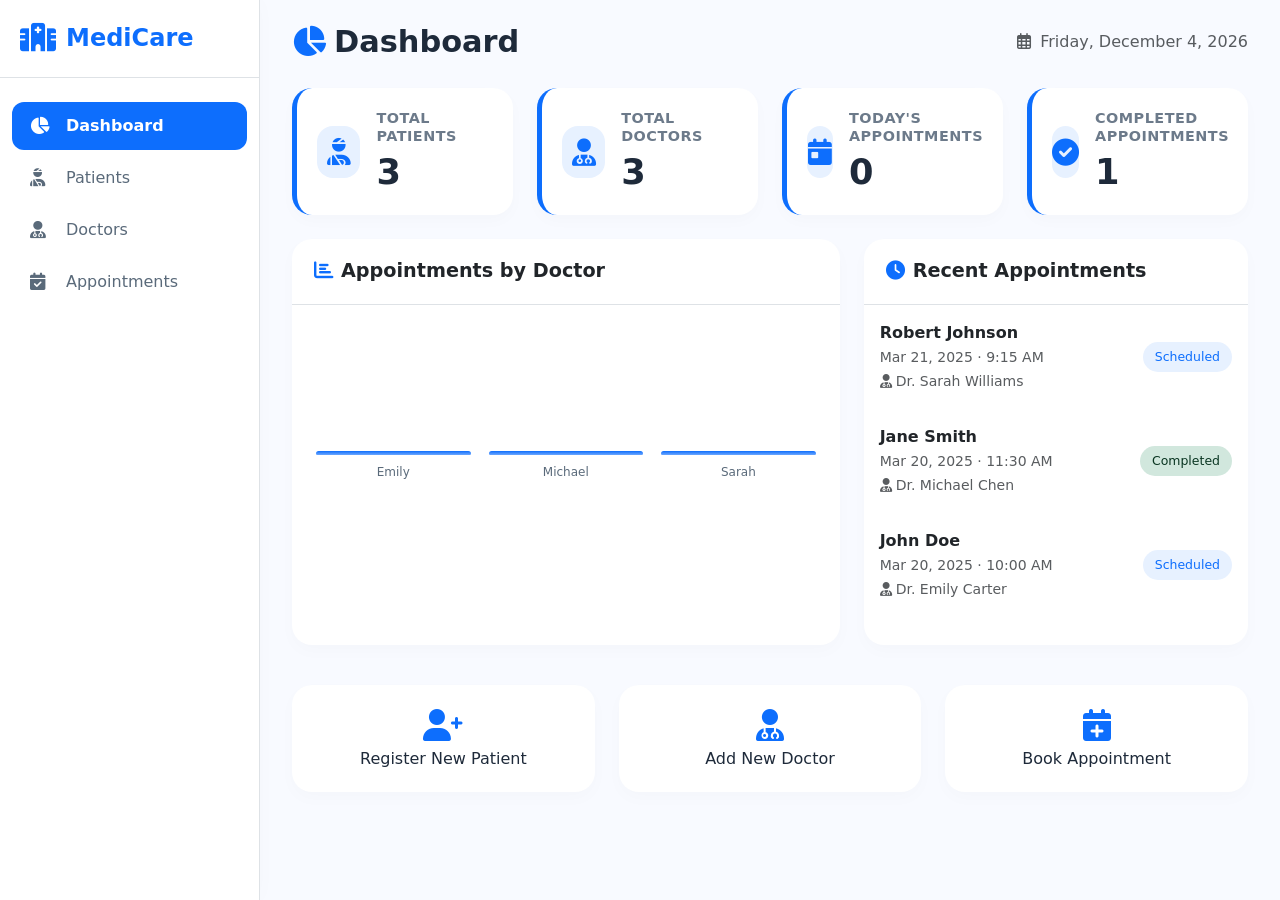
<file: index.html>
<!DOCTYPE html>
<html lang="en">
<head>
    <meta charset="UTF-8">
    <meta name="viewport" content="width=device-width, initial-scale=1.0">
    <title>MediCare · Hospital Management System</title>
    <link href="https://cdn.jsdelivr.net/npm/bootstrap@5.3.2/dist/css/bootstrap.min.css" rel="stylesheet">
    <link rel="stylesheet" href="https://cdnjs.cloudflare.com/ajax/libs/font-awesome/6.0.0-beta3/css/all.min.css">
    <link rel="stylesheet" href="assets/css/style.css">
</head>
<body>

    <!-- ========== SIDEBAR ========== -->
    <nav class="sidebar" id="sidebar">
        <div class="sidebar-header">
            <h3><i class="fas fa-hospital-alt"></i> MediCare</h3>
        </div>
        <ul class="nav-menu">
            <li class="nav-item">
                <a class="nav-link active" href="index.html"><i class="fas fa-chart-pie"></i> Dashboard</a>
            </li>
            <li class="nav-item">
                <a class="nav-link" href="patient-module/index.html"><i class="fas fa-user-injured"></i> Patients</a>
            </li>
            <li class="nav-item">
                <a class="nav-link" href="doctor-module/index.html"><i class="fas fa-user-md"></i> Doctors</a>
            </li>
            <li class="nav-item">
                <a class="nav-link" href="appointment-module/index.html"><i class="fas fa-calendar-check"></i> Appointments</a>
            </li>
        </ul>
    </nav>

    <!-- ========== MAIN CONTENT ========== -->
    <main class="main-content">
        <button class="menu-toggle" id="menuToggle"><i class="fas fa-bars"></i></button>

        <div class="page-header">
            <h1><i class="fas fa-chart-pie me-2" style="color: var(--primary-blue);"></i>Dashboard</h1>
            <span class="text-muted"><i class="far fa-calendar-alt me-1"></i> <span id="todayDate"></span></span>
        </div>

        <!-- Stats Cards -->
        <div class="row g-4 mb-4">
            <div class="col-md-6 col-xl-3">
                <div class="stat-card d-flex align-items-center gap-3">
                    <div class="icon-circle"><i class="fas fa-user-injured"></i></div>
                    <div>
                        <h6>Total Patients</h6>
                        <h3 id="totalPatients">0</h3>
                    </div>
                </div>
            </div>
            <div class="col-md-6 col-xl-3">
                <div class="stat-card d-flex align-items-center gap-3">
                    <div class="icon-circle"><i class="fas fa-user-md"></i></div>
                    <div>
                        <h6>Total Doctors</h6>
                        <h3 id="totalDoctors">0</h3>
                    </div>
                </div>
            </div>
            <div class="col-md-6 col-xl-3">
                <div class="stat-card d-flex align-items-center gap-3">
                    <div class="icon-circle"><i class="fas fa-calendar-day"></i></div>
                    <div>
                        <h6>Today's Appointments</h6>
                        <h3 id="todayAppointments">0</h3>
                    </div>
                </div>
            </div>
            <div class="col-md-6 col-xl-3">
                <div class="stat-card d-flex align-items-center gap-3">
                    <div class="icon-circle"><i class="fas fa-check-circle"></i></div>
                    <div>
                        <h6>Completed Appointments</h6>
                        <h3 id="completedAppointments">0</h3>
                    </div>
                </div>
            </div>
        </div>

        <!-- Chart + Recent -->
        <div class="row g-4">
            <div class="col-lg-7">
                <div class="card h-100">
                    <div class="card-header">
                        <span><i class="fas fa-chart-bar me-2" style="color: var(--primary-blue);"></i>Appointments by Doctor</span>
                    </div>
                    <div class="card-body">
                        <div class="bar-chart" id="doctorChart"></div>
                    </div>
                </div>
            </div>
            <div class="col-lg-5">
                <div class="card h-100">
                    <div class="card-header">
                        <span><i class="fas fa-clock me-2" style="color: var(--primary-blue);"></i>Recent Appointments</span>
                    </div>
                    <div class="card-body p-0">
                        <ul class="list-group list-group-flush" id="recentAppointmentsList"></ul>
                    </div>
                </div>
            </div>
        </div>

        <!-- Quick links -->
        <div class="row g-4 mt-3">
            <div class="col-md-4">
                <a href="patient-module/register.html" class="card quick-link text-decoration-none">
                    <div class="card-body text-center py-4">
                        <i class="fas fa-user-plus fa-2x mb-2" style="color: var(--primary-blue);"></i>
                        <h6 class="mb-0">Register New Patient</h6>
                    </div>
                </a>
            </div>
            <div class="col-md-4">
                <a href="doctor-module/add.html" class="card quick-link text-decoration-none">
                    <div class="card-body text-center py-4">
                        <i class="fas fa-user-md fa-2x mb-2" style="color: var(--primary-blue);"></i>
                        <h6 class="mb-0">Add New Doctor</h6>
                    </div>
                </a>
            </div>
            <div class="col-md-4">
                <a href="appointment-module/book.html" class="card quick-link text-decoration-none">
                    <div class="card-body text-center py-4">
                        <i class="fas fa-calendar-plus fa-2x mb-2" style="color: var(--primary-blue);"></i>
                        <h6 class="mb-0">Book Appointment</h6>
                    </div>
                </a>
            </div>
        </div>
    </main>

    <script src="https://cdn.jsdelivr.net/npm/bootstrap@5.3.2/dist/js/bootstrap.bundle.min.js"></script>
    <script src="assets/js/data.js"></script>
    <script src="assets/js/utils.js"></script>
    <script src="assets/js/app.js"></script>
</body>
</html>
</file>
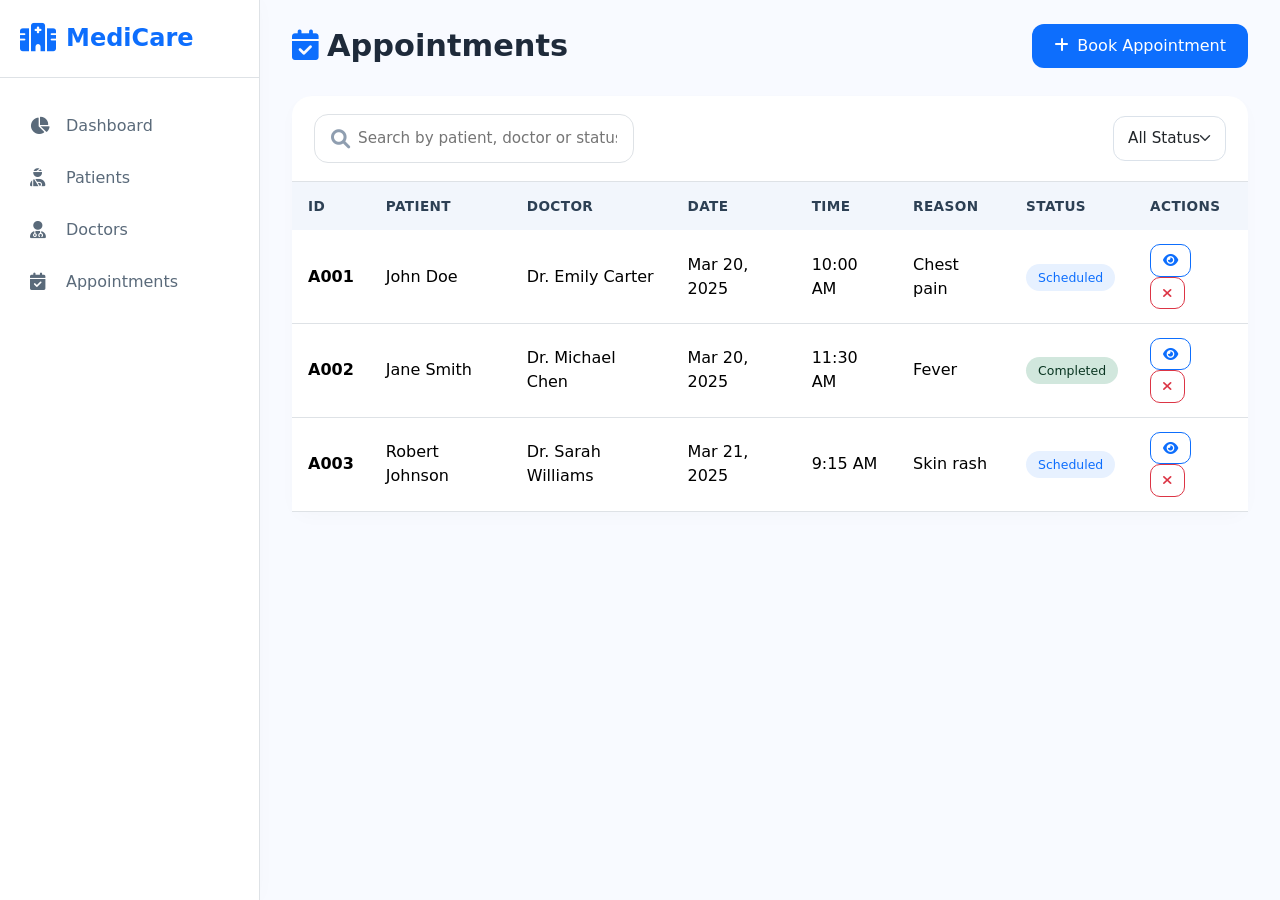
<file: appointment-module/index.html>
<!DOCTYPE html>
<html lang="en">
<head>
    <meta charset="UTF-8">
    <meta name="viewport" content="width=device-width, initial-scale=1.0">
    <title>Appointments · MediCare HMS</title>
    <link href="https://cdn.jsdelivr.net/npm/bootstrap@5.3.2/dist/css/bootstrap.min.css" rel="stylesheet">
    <link rel="stylesheet" href="https://cdnjs.cloudflare.com/ajax/libs/font-awesome/6.0.0-beta3/css/all.min.css">
    <link rel="stylesheet" href="../assets/css/style.css">
</head>
<body>

    <nav class="sidebar" id="sidebar">
        <div class="sidebar-header">
            <h3><i class="fas fa-hospital-alt"></i> MediCare</h3>
        </div>
        <ul class="nav-menu">
            <li class="nav-item"><a class="nav-link" href="../index.html"><i class="fas fa-chart-pie"></i> Dashboard</a></li>
            <li class="nav-item"><a class="nav-link" href="../patient-module/index.html"><i class="fas fa-user-injured"></i> Patients</a></li>
            <li class="nav-item"><a class="nav-link" href="../doctor-module/index.html"><i class="fas fa-user-md"></i> Doctors</a></li>
            <li class="nav-item"><a class="nav-link active" href="index.html"><i class="fas fa-calendar-check"></i> Appointments</a></li>
        </ul>
    </nav>

    <main class="main-content">
        <button class="menu-toggle" id="menuToggle"><i class="fas fa-bars"></i></button>

        <div class="page-header">
            <h1><i class="fas fa-calendar-check me-2" style="color: var(--primary-blue);"></i>Appointments</h1>
            <a href="book.html" class="btn btn-primary"><i class="fas fa-plus me-2"></i>Book Appointment</a>
        </div>

        <div id="alertContainer"></div>

        <div class="card">
            <div class="card-header">
                <div class="search-box">
                    <i class="fas fa-search"></i>
                    <input type="text" id="apptSearch" placeholder="Search by patient, doctor or status...">
                </div>
                <div class="d-flex gap-2 align-items-center">
                    <select class="form-select form-select-sm" id="statusFilter" style="max-width: 160px;">
                        <option value="">All Status</option>
                        <option>Scheduled</option>
                        <option>Completed</option>
                        <option>Cancelled</option>
                    </select>
                </div>
            </div>
            <div class="card-body p-0">
                <div class="table-responsive">
                    <table class="table table-hover mb-0">
                        <thead>
                            <tr>
                                <th>ID</th><th>Patient</th><th>Doctor</th><th>Date</th>
                                <th>Time</th><th>Reason</th><th>Status</th><th>Actions</th>
                            </tr>
                        </thead>
                        <tbody id="apptTableBody"></tbody>
                    </table>
                </div>
                <div id="emptyState" class="empty-state" style="display:none;">
                    <i class="fas fa-calendar-times"></i>
                    <p class="mb-1">No appointments found.</p>
                    <a href="book.html" class="btn btn-sm btn-primary mt-2">Book First Appointment</a>
                </div>
            </div>
        </div>
    </main>

    <script src="https://cdn.jsdelivr.net/npm/bootstrap@5.3.2/dist/js/bootstrap.bundle.min.js"></script>
    <script src="../assets/js/data.js"></script>
    <script src="../assets/js/utils.js"></script>
    <script>
        let searchTerm = '';
        let statusFilter = '';

        document.getElementById('apptSearch').addEventListener('input', e => {
            searchTerm = e.target.value.toLowerCase();
            render();
        });
        document.getElementById('statusFilter').addEventListener('change', e => {
            statusFilter = e.target.value;
            render();
        });

        function render() {
            const tbody = document.getElementById('apptTableBody');
            const empty = document.getElementById('emptyState');
            tbody.innerHTML = '';

            const filtered = getAppointments().filter(a => {
                const patient = getPatientById(a.patientId);
                const doctor = getDoctorById(a.doctorId);
                const haystack = `${a.id} ${patient?.name || ''} ${doctor?.name || ''} ${a.status}`.toLowerCase();
                const matchesSearch = haystack.includes(searchTerm);
                const matchesStatus = !statusFilter || a.status === statusFilter;
                return matchesSearch && matchesStatus;
            });

            if (filtered.length === 0) {
                empty.style.display = 'block';
                return;
            }
            empty.style.display = 'none';

            filtered.forEach(a => {
                const patient = getPatientById(a.patientId);
                const doctor = getDoctorById(a.doctorId);
                const tr = document.createElement('tr');
                tr.innerHTML = `
                    <td><strong>${escapeHtml(a.id)}</strong></td>
                    <td>${escapeHtml(patient ? patient.name : 'N/A')}</td>
                    <td>${escapeHtml(doctor ? doctor.name : 'N/A')}</td>
                    <td>${formatDate(a.date)}</td>
                    <td>${formatTime(a.time)}</td>
                    <td>${escapeHtml(a.reason || '—')}</td>
                    <td><span class="badge-status badge-${a.status.toLowerCase()}">${a.status}</span></td>
                    <td>
                        <a href="details.html?id=${encodeURIComponent(a.id)}" class="btn btn-sm btn-outline-primary me-1" title="View / Edit">
                            <i class="fas fa-eye"></i>
                        </a>
                        ${a.status !== 'Cancelled' ? `
                            <button class="btn btn-sm btn-outline-danger" onclick="cancelAppt('${a.id}')" title="Cancel">
                                <i class="fas fa-times"></i>
                            </button>` : ''}
                    </td>
                `;
                tbody.appendChild(tr);
            });
        }

        function cancelAppt(id) {
            if (!confirm('Cancel this appointment?')) return;
            cancelAppointment(id);
            showAlert('alertContainer', 'Appointment cancelled.', 'success');
            render();
        }

        render();
    </script>
</body>
</html>
</file>
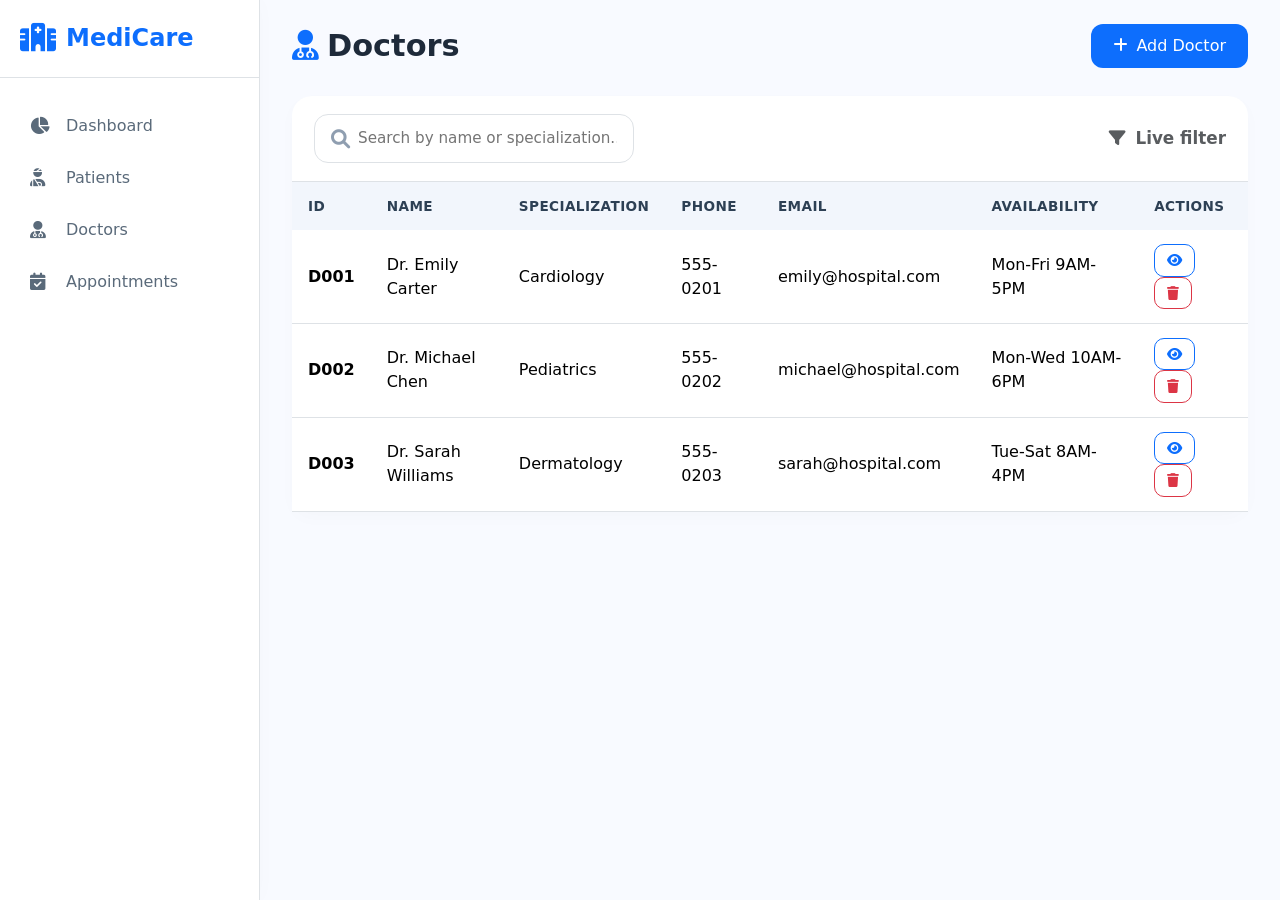
<file: doctor-module/index.html>
<!DOCTYPE html>
<html lang="en">
<head>
    <meta charset="UTF-8">
    <meta name="viewport" content="width=device-width, initial-scale=1.0">
    <title>Doctors · MediCare HMS</title>
    <link href="https://cdn.jsdelivr.net/npm/bootstrap@5.3.2/dist/css/bootstrap.min.css" rel="stylesheet">
    <link rel="stylesheet" href="https://cdnjs.cloudflare.com/ajax/libs/font-awesome/6.0.0-beta3/css/all.min.css">
    <link rel="stylesheet" href="../assets/css/style.css">
</head>
<body>

    <nav class="sidebar" id="sidebar">
        <div class="sidebar-header">
            <h3><i class="fas fa-hospital-alt"></i> MediCare</h3>
        </div>
        <ul class="nav-menu">
            <li class="nav-item"><a class="nav-link" href="../index.html"><i class="fas fa-chart-pie"></i> Dashboard</a></li>
            <li class="nav-item"><a class="nav-link" href="../patient-module/index.html"><i class="fas fa-user-injured"></i> Patients</a></li>
            <li class="nav-item"><a class="nav-link active" href="index.html"><i class="fas fa-user-md"></i> Doctors</a></li>
            <li class="nav-item"><a class="nav-link" href="../appointment-module/index.html"><i class="fas fa-calendar-check"></i> Appointments</a></li>
        </ul>
    </nav>

    <main class="main-content">
        <button class="menu-toggle" id="menuToggle"><i class="fas fa-bars"></i></button>

        <div class="page-header">
            <h1><i class="fas fa-user-md me-2" style="color: var(--primary-blue);"></i>Doctors</h1>
            <a href="add.html" class="btn btn-primary"><i class="fas fa-plus me-2"></i>Add Doctor</a>
        </div>

        <div id="alertContainer"></div>

        <div class="card">
            <div class="card-header">
                <div class="search-box">
                    <i class="fas fa-search"></i>
                    <input type="text" id="doctorSearch" placeholder="Search by name or specialization...">
                </div>
                <span class="text-muted small"><i class="fas fa-filter me-1"></i> Live filter</span>
            </div>
            <div class="card-body p-0">
                <div class="table-responsive">
                    <table class="table table-hover mb-0">
                        <thead>
                            <tr>
                                <th>ID</th><th>Name</th><th>Specialization</th>
                                <th>Phone</th><th>Email</th><th>Availability</th><th>Actions</th>
                            </tr>
                        </thead>
                        <tbody id="doctorsTableBody"></tbody>
                    </table>
                </div>
                <div id="emptyState" class="empty-state" style="display:none;">
                    <i class="fas fa-user-md"></i>
                    <p class="mb-1">No doctors found.</p>
                    <a href="add.html" class="btn btn-sm btn-primary mt-2">Add First Doctor</a>
                </div>
            </div>
        </div>
    </main>

    <script src="https://cdn.jsdelivr.net/npm/bootstrap@5.3.2/dist/js/bootstrap.bundle.min.js"></script>
    <script src="../assets/js/data.js"></script>
    <script src="../assets/js/utils.js"></script>
    <script>
        let searchTerm = '';

        document.getElementById('doctorSearch').addEventListener('input', e => {
            searchTerm = e.target.value.toLowerCase();
            render();
        });

        function render() {
            const tbody = document.getElementById('doctorsTableBody');
            const empty = document.getElementById('emptyState');
            tbody.innerHTML = '';

            const filtered = getDoctors().filter(d =>
                d.name.toLowerCase().includes(searchTerm) ||
                d.specialization.toLowerCase().includes(searchTerm)
            );

            if (filtered.length === 0) {
                empty.style.display = 'block';
                return;
            }
            empty.style.display = 'none';

            filtered.forEach(d => {
                const tr = document.createElement('tr');
                tr.innerHTML = `
                    <td><strong>${escapeHtml(d.id)}</strong></td>
                    <td>${escapeHtml(d.name)}</td>
                    <td>${escapeHtml(d.specialization)}</td>
                    <td>${escapeHtml(d.phone)}</td>
                    <td>${escapeHtml(d.email || '—')}</td>
                    <td>${escapeHtml(d.availability || '—')}</td>
                    <td>
                        <a href="details.html?id=${encodeURIComponent(d.id)}" class="btn btn-sm btn-outline-primary me-1" title="View / Edit">
                            <i class="fas fa-eye"></i>
                        </a>
                        <button class="btn btn-sm btn-outline-danger" onclick="removeDoctor('${d.id}')" title="Delete">
                            <i class="fas fa-trash"></i>
                        </button>
                    </td>
                `;
                tbody.appendChild(tr);
            });
        }

        function removeDoctor(id) {
            if (!confirm('Delete this doctor? Related appointments will also be removed.')) return;
            deleteDoctor(id);
            showAlert('alertContainer', 'Doctor deleted successfully.', 'success');
            render();
        }

        render();
    </script>
</body>
</html>
</file>
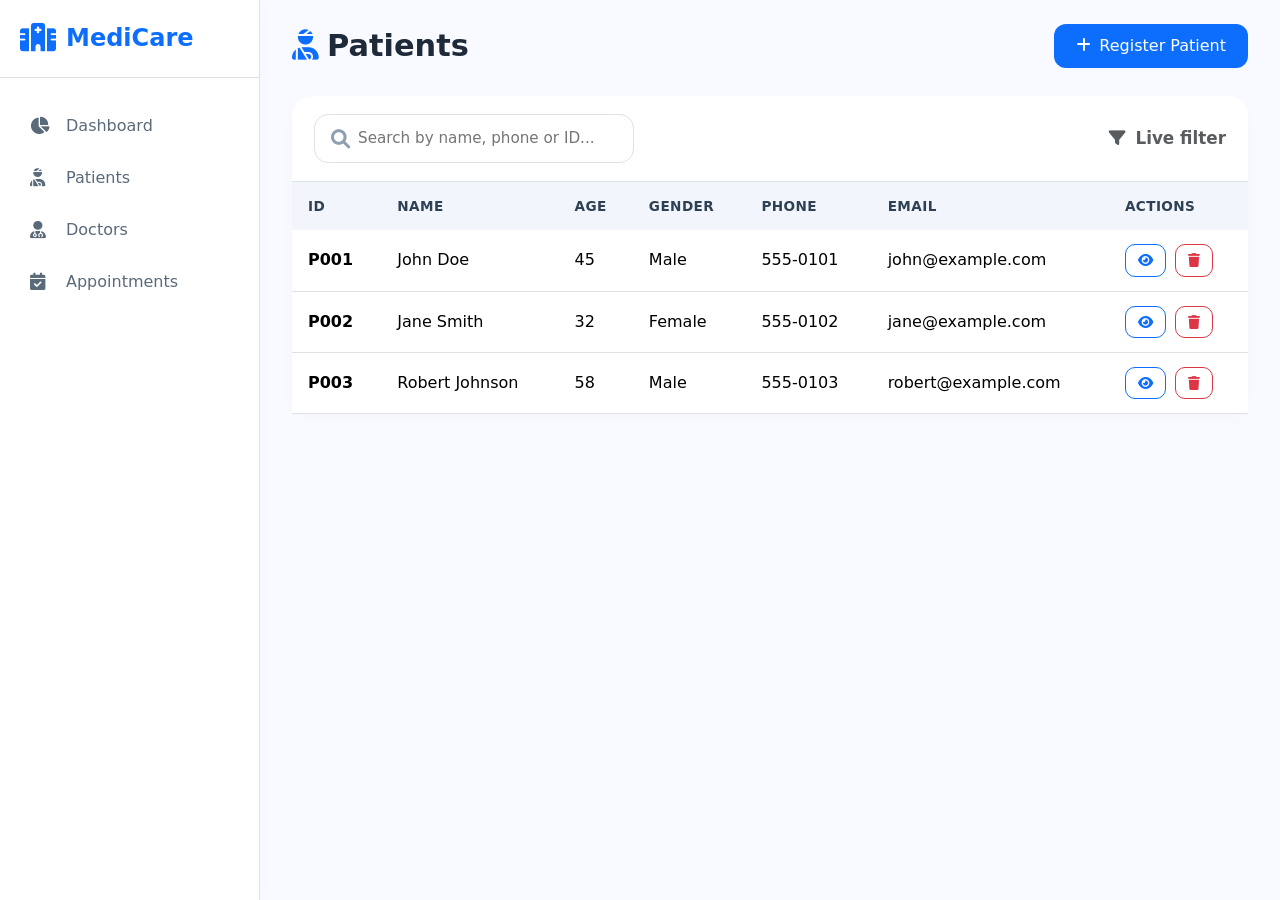
<file: patient-module/index.html>
<!DOCTYPE html>
<html lang="en">
<head>
    <meta charset="UTF-8">
    <meta name="viewport" content="width=device-width, initial-scale=1.0">
    <title>Patients · MediCare HMS</title>
    <link href="https://cdn.jsdelivr.net/npm/bootstrap@5.3.2/dist/css/bootstrap.min.css" rel="stylesheet">
    <link rel="stylesheet" href="https://cdnjs.cloudflare.com/ajax/libs/font-awesome/6.0.0-beta3/css/all.min.css">
    <link rel="stylesheet" href="../assets/css/style.css">
</head>
<body>

    <nav class="sidebar" id="sidebar">
        <div class="sidebar-header">
            <h3><i class="fas fa-hospital-alt"></i> MediCare</h3>
        </div>
        <ul class="nav-menu">
            <li class="nav-item"><a class="nav-link" href="../index.html"><i class="fas fa-chart-pie"></i> Dashboard</a></li>
            <li class="nav-item"><a class="nav-link active" href="index.html"><i class="fas fa-user-injured"></i> Patients</a></li>
            <li class="nav-item"><a class="nav-link" href="../doctor-module/index.html"><i class="fas fa-user-md"></i> Doctors</a></li>
            <li class="nav-item"><a class="nav-link" href="../appointment-module/index.html"><i class="fas fa-calendar-check"></i> Appointments</a></li>
        </ul>
    </nav>

    <main class="main-content">
        <button class="menu-toggle" id="menuToggle"><i class="fas fa-bars"></i></button>

        <div class="page-header">
            <h1><i class="fas fa-user-injured me-2" style="color: var(--primary-blue);"></i>Patients</h1>
            <a href="register.html" class="btn btn-primary"><i class="fas fa-plus me-2"></i>Register Patient</a>
        </div>

        <div id="alertContainer"></div>

        <div class="card">
            <div class="card-header">
                <div class="search-box">
                    <i class="fas fa-search"></i>
                    <input type="text" id="patientSearch" placeholder="Search by name, phone or ID...">
                </div>
                <span class="text-muted small"><i class="fas fa-filter me-1"></i> Live filter</span>
            </div>
            <div class="card-body p-0">
                <div class="table-responsive">
                    <table class="table table-hover mb-0">
                        <thead>
                            <tr>
                                <th>ID</th><th>Name</th><th>Age</th><th>Gender</th>
                                <th>Phone</th><th>Email</th><th>Actions</th>
                            </tr>
                        </thead>
                        <tbody id="patientsTableBody"></tbody>
                    </table>
                </div>
                <div id="emptyState" class="empty-state" style="display:none;">
                    <i class="fas fa-user-injured"></i>
                    <p class="mb-1">No patients found.</p>
                    <a href="register.html" class="btn btn-sm btn-primary mt-2">Register First Patient</a>
                </div>
            </div>
        </div>
    </main>

    <script src="https://cdn.jsdelivr.net/npm/bootstrap@5.3.2/dist/js/bootstrap.bundle.min.js"></script>
    <script src="../assets/js/data.js"></script>
    <script src="../assets/js/utils.js"></script>
    <script>
        let searchTerm = '';

        document.getElementById('patientSearch').addEventListener('input', e => {
            searchTerm = e.target.value.toLowerCase();
            render();
        });

        function render() {
            const tbody = document.getElementById('patientsTableBody');
            const empty = document.getElementById('emptyState');
            tbody.innerHTML = '';

            const filtered = getPatients().filter(p =>
                p.name.toLowerCase().includes(searchTerm) ||
                p.phone.toLowerCase().includes(searchTerm) ||
                p.id.toLowerCase().includes(searchTerm)
            );

            if (filtered.length === 0) {
                empty.style.display = 'block';
                return;
            }
            empty.style.display = 'none';

            filtered.forEach(p => {
                const tr = document.createElement('tr');
                tr.innerHTML = `
                    <td><strong>${escapeHtml(p.id)}</strong></td>
                    <td>${escapeHtml(p.name)}</td>
                    <td>${escapeHtml(p.age)}</td>
                    <td>${escapeHtml(p.gender)}</td>
                    <td>${escapeHtml(p.phone)}</td>
                    <td>${escapeHtml(p.email || '—')}</td>
                    <td>
                        <a href="details.html?id=${encodeURIComponent(p.id)}" class="btn btn-sm btn-outline-primary me-1" title="View / Edit">
                            <i class="fas fa-eye"></i>
                        </a>
                        <button class="btn btn-sm btn-outline-danger" onclick="removePatient('${p.id}')" title="Delete">
                            <i class="fas fa-trash"></i>
                        </button>
                    </td>
                `;
                tbody.appendChild(tr);
            });
        }

        function removePatient(id) {
            if (!confirm('Delete this patient? Related appointments will also be removed.')) return;
            deletePatient(id);
            showAlert('alertContainer', 'Patient deleted successfully.', 'success');
            render();
        }

        render();
    </script>
</body>
</html>
</file>
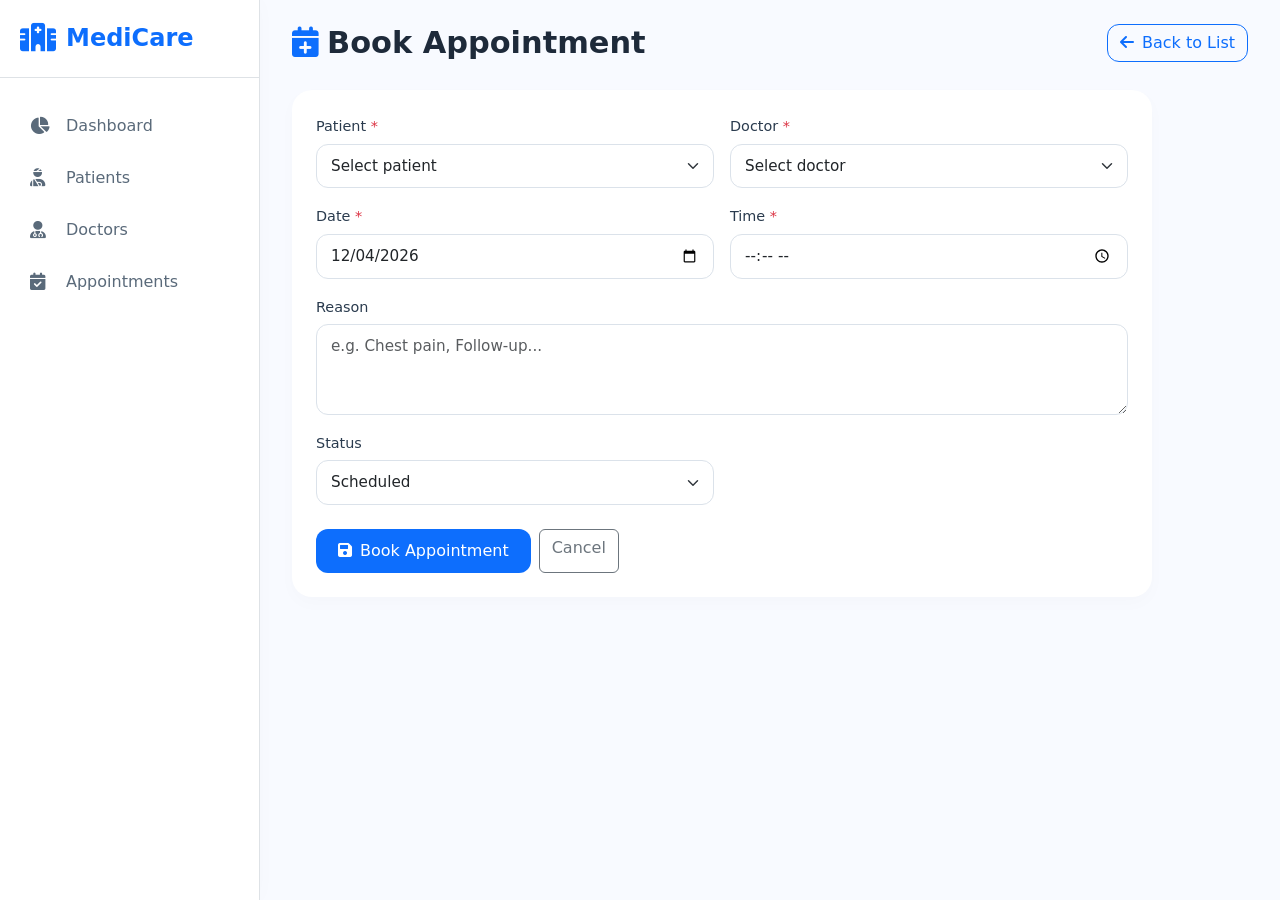
<file: appointment-module/book.html>
<!DOCTYPE html>
<html lang="en">
<head>
    <meta charset="UTF-8">
    <meta name="viewport" content="width=device-width, initial-scale=1.0">
    <title>Book Appointment · MediCare HMS</title>
    <link href="https://cdn.jsdelivr.net/npm/bootstrap@5.3.2/dist/css/bootstrap.min.css" rel="stylesheet">
    <link rel="stylesheet" href="https://cdnjs.cloudflare.com/ajax/libs/font-awesome/6.0.0-beta3/css/all.min.css">
    <link rel="stylesheet" href="../assets/css/style.css">
</head>
<body>

    <nav class="sidebar" id="sidebar">
        <div class="sidebar-header">
            <h3><i class="fas fa-hospital-alt"></i> MediCare</h3>
        </div>
        <ul class="nav-menu">
            <li class="nav-item"><a class="nav-link" href="../index.html"><i class="fas fa-chart-pie"></i> Dashboard</a></li>
            <li class="nav-item"><a class="nav-link" href="../patient-module/index.html"><i class="fas fa-user-injured"></i> Patients</a></li>
            <li class="nav-item"><a class="nav-link" href="../doctor-module/index.html"><i class="fas fa-user-md"></i> Doctors</a></li>
            <li class="nav-item"><a class="nav-link active" href="index.html"><i class="fas fa-calendar-check"></i> Appointments</a></li>
        </ul>
    </nav>

    <main class="main-content">
        <button class="menu-toggle" id="menuToggle"><i class="fas fa-bars"></i></button>

        <div class="page-header">
            <h1><i class="fas fa-calendar-plus me-2" style="color: var(--primary-blue);"></i>Book Appointment</h1>
            <a href="index.html" class="btn btn-outline-primary"><i class="fas fa-arrow-left me-2"></i>Back to List</a>
        </div>

        <div id="alertContainer"></div>

        <div class="card" style="max-width: 860px;">
            <div class="card-body p-4">
                <form id="apptForm" novalidate>
                    <div class="row g-3">
                        <div class="col-md-6">
                            <label class="form-label">Patient <span class="text-danger">*</span></label>
                            <select class="form-select" id="patientId" required></select>
                            <div class="invalid-feedback">Please select a patient.</div>
                        </div>
                        <div class="col-md-6">
                            <label class="form-label">Doctor <span class="text-danger">*</span></label>
                            <select class="form-select" id="doctorId" required></select>
                            <div class="invalid-feedback">Please select a doctor.</div>
                        </div>
                        <div class="col-md-6">
                            <label class="form-label">Date <span class="text-danger">*</span></label>
                            <input type="date" class="form-control" id="date" required>
                            <div class="invalid-feedback">Please choose a date.</div>
                        </div>
                        <div class="col-md-6">
                            <label class="form-label">Time <span class="text-danger">*</span></label>
                            <input type="time" class="form-control" id="time" required>
                            <div class="invalid-feedback">Please choose a time.</div>
                        </div>
                        <div class="col-12">
                            <label class="form-label">Reason</label>
                            <textarea class="form-control" id="reason" rows="3" placeholder="e.g. Chest pain, Follow-up..."></textarea>
                        </div>
                        <div class="col-md-6">
                            <label class="form-label">Status</label>
                            <select class="form-select" id="status">
                                <option value="Scheduled" selected>Scheduled</option>
                                <option value="Completed">Completed</option>
                                <option value="Cancelled">Cancelled</option>
                            </select>
                        </div>
                    </div>

                    <div class="d-flex gap-2 mt-4">
                        <button type="submit" class="btn btn-primary"><i class="fas fa-save me-2"></i>Book Appointment</button>
                        <a href="index.html" class="btn btn-outline-secondary">Cancel</a>
                    </div>
                </form>
            </div>
        </div>
    </main>

    <script src="https://cdn.jsdelivr.net/npm/bootstrap@5.3.2/dist/js/bootstrap.bundle.min.js"></script>
    <script src="../assets/js/data.js"></script>
    <script src="../assets/js/utils.js"></script>
    <script>
        const patientSelect = document.getElementById('patientId');
        const doctorSelect = document.getElementById('doctorId');

        function populate() {
            const patients = getPatients();
            const doctors = getDoctors();

            patientSelect.innerHTML = '<option value="">Select patient</option>' +
                patients.map(p => `<option value="${p.id}">${escapeHtml(p.name)} (${p.id})</option>`).join('');

            doctorSelect.innerHTML = '<option value="">Select doctor</option>' +
                doctors.map(d => `<option value="${d.id}">${escapeHtml(d.name)} — ${escapeHtml(d.specialization)}</option>`).join('');

            if (patients.length === 0 || doctors.length === 0) {
                document.getElementById('alertContainer').innerHTML = `
                    <div class="alert alert-warning">
                        You need at least one patient and one doctor before booking an appointment.
                    </div>`;
            }
        }

        document.getElementById('date').value = todayISO();
        populate();

        const form = document.getElementById('apptForm');
        form.addEventListener('submit', e => {
            e.preventDefault();
            if (!form.checkValidity()) {
                form.classList.add('was-validated');
                return;
            }
            const appt = {
                patientId: patientSelect.value,
                doctorId: doctorSelect.value,
                date: document.getElementById('date').value,
                time: document.getElementById('time').value,
                reason: document.getElementById('reason').value.trim(),
                status: document.getElementById('status').value
            };
            const saved = addAppointment(appt);
            showAlert('alertContainer', `Appointment booked (ID: ${saved.id}). Redirecting...`, 'success');
            form.classList.remove('was-validated');
            form.reset();
            document.getElementById('date').value = todayISO();
            setTimeout(() => window.location.href = 'index.html', 1200);
        });
    </script>
</body>
</html>
</file>
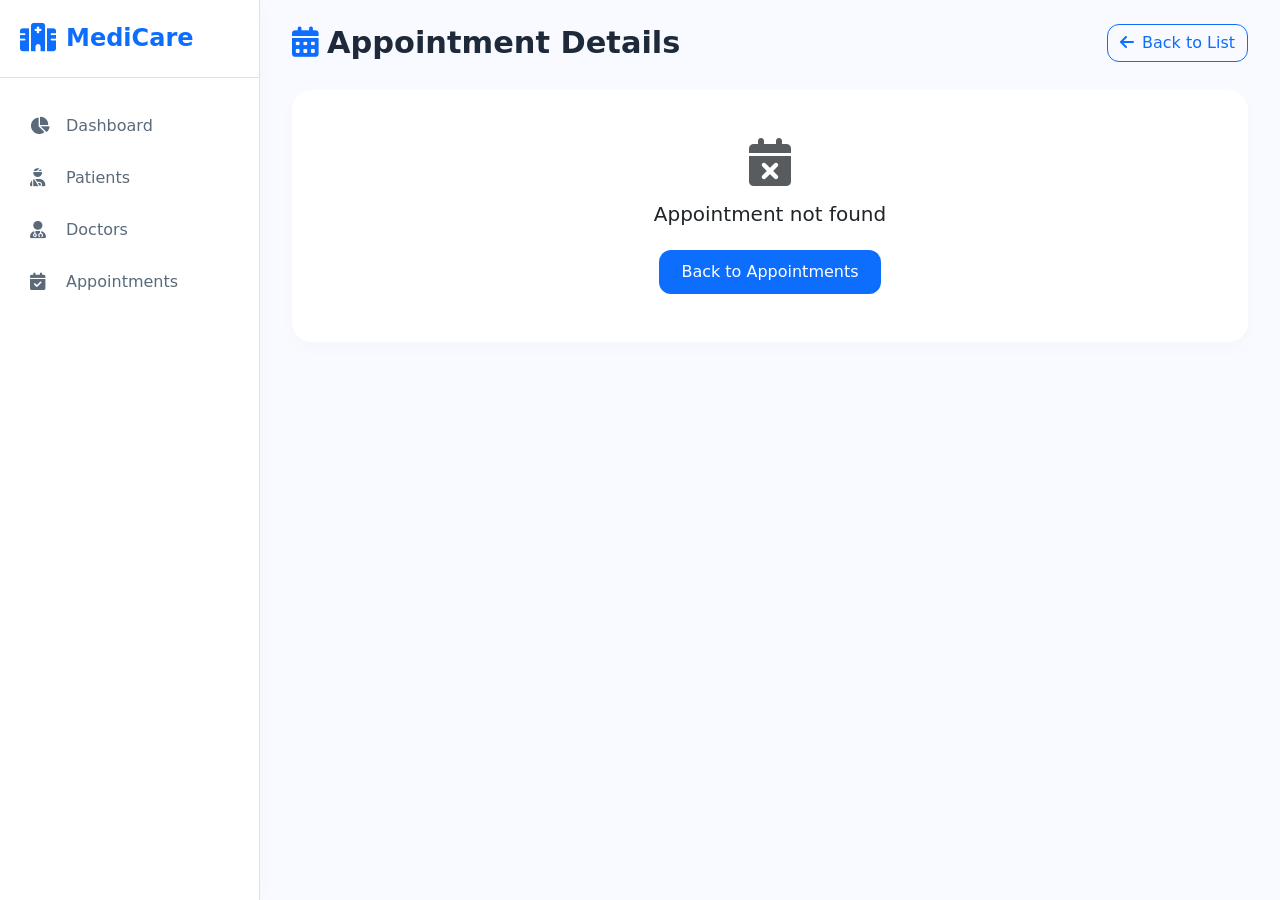
<file: appointment-module/details.html>
<!DOCTYPE html>
<html lang="en">
<head>
    <meta charset="UTF-8">
    <meta name="viewport" content="width=device-width, initial-scale=1.0">
    <title>Appointment Details · MediCare HMS</title>
    <link href="https://cdn.jsdelivr.net/npm/bootstrap@5.3.2/dist/css/bootstrap.min.css" rel="stylesheet">
    <link rel="stylesheet" href="https://cdnjs.cloudflare.com/ajax/libs/font-awesome/6.0.0-beta3/css/all.min.css">
    <link rel="stylesheet" href="../assets/css/style.css">
</head>
<body>

    <nav class="sidebar" id="sidebar">
        <div class="sidebar-header">
            <h3><i class="fas fa-hospital-alt"></i> MediCare</h3>
        </div>
        <ul class="nav-menu">
            <li class="nav-item"><a class="nav-link" href="../index.html"><i class="fas fa-chart-pie"></i> Dashboard</a></li>
            <li class="nav-item"><a class="nav-link" href="../patient-module/index.html"><i class="fas fa-user-injured"></i> Patients</a></li>
            <li class="nav-item"><a class="nav-link" href="../doctor-module/index.html"><i class="fas fa-user-md"></i> Doctors</a></li>
            <li class="nav-item"><a class="nav-link active" href="index.html"><i class="fas fa-calendar-check"></i> Appointments</a></li>
        </ul>
    </nav>

    <main class="main-content">
        <button class="menu-toggle" id="menuToggle"><i class="fas fa-bars"></i></button>

        <div class="page-header">
            <h1><i class="fas fa-calendar-alt me-2" style="color: var(--primary-blue);"></i>Appointment Details</h1>
            <a href="index.html" class="btn btn-outline-primary"><i class="fas fa-arrow-left me-2"></i>Back to List</a>
        </div>

        <div id="alertContainer"></div>
        <div id="notFound" class="card p-5 text-center" style="display:none;">
            <i class="fas fa-calendar-times fa-3x text-muted mb-3"></i>
            <h5>Appointment not found</h5>
            <a href="index.html" class="btn btn-primary mt-3">Back to Appointments</a>
        </div>

        <div class="card" id="detailsCard" style="display:none; max-width: 860px;">
            <div class="card-header">
                <span><i class="fas fa-calendar-check me-2" style="color: var(--primary-blue);"></i>Appointment <span id="headerId"></span></span>
                <span class="badge-status" id="statusBadge"></span>
            </div>
            <div class="card-body p-4">
                <form id="apptForm" novalidate>
                    <div class="row g-3">
                        <div class="col-md-6">
                            <label class="form-label">Patient <span class="text-danger">*</span></label>
                            <select class="form-select" id="patientId" required></select>
                            <div class="invalid-feedback">Please select a patient.</div>
                        </div>
                        <div class="col-md-6">
                            <label class="form-label">Doctor <span class="text-danger">*</span></label>
                            <select class="form-select" id="doctorId" required></select>
                            <div class="invalid-feedback">Please select a doctor.</div>
                        </div>
                        <div class="col-md-6">
                            <label class="form-label">Date <span class="text-danger">*</span></label>
                            <input type="date" class="form-control" id="date" required>
                        </div>
                        <div class="col-md-6">
                            <label class="form-label">Time <span class="text-danger">*</span></label>
                            <input type="time" class="form-control" id="time" required>
                        </div>
                        <div class="col-12">
                            <label class="form-label">Reason</label>
                            <textarea class="form-control" id="reason" rows="3"></textarea>
                        </div>
                        <div class="col-md-6">
                            <label class="form-label">Status</label>
                            <select class="form-select" id="status">
                                <option>Scheduled</option>
                                <option>Completed</option>
                                <option>Cancelled</option>
                            </select>
                        </div>
                    </div>

                    <div class="d-flex gap-2 mt-4">
                        <button type="submit" class="btn btn-primary"><i class="fas fa-save me-2"></i>Update Appointment</button>
                        <button type="button" class="btn btn-outline-danger" onclick="cancelCurrent()" id="cancelBtn">
                            <i class="fas fa-times me-2"></i>Cancel Appointment
                        </button>
                        <a href="index.html" class="btn btn-outline-secondary ms-auto">Back</a>
                    </div>
                </form>
            </div>
        </div>
    </main>

    <script src="https://cdn.jsdelivr.net/npm/bootstrap@5.3.2/dist/js/bootstrap.bundle.min.js"></script>
    <script src="../assets/js/data.js"></script>
    <script src="../assets/js/utils.js"></script>
    <script>
        const params = new URLSearchParams(window.location.search);
        const id = params.get('id');
        let current = id ? getAppointmentById(id) : null;

        function populateSelects(selectedPatient, selectedDoctor) {
            const patients = getPatients();
            const doctors = getDoctors();
            document.getElementById('patientId').innerHTML = '<option value="">Select patient</option>' +
                patients.map(p => `<option value="${p.id}" ${p.id === selectedPatient ? 'selected' : ''}>${escapeHtml(p.name)} (${p.id})</option>`).join('');
            document.getElementById('doctorId').innerHTML = '<option value="">Select doctor</option>' +
                doctors.map(d => `<option value="${d.id}" ${d.id === selectedDoctor ? 'selected' : ''}>${escapeHtml(d.name)} — ${escapeHtml(d.specialization)}</option>`).join('');
        }

        function updateStatusBadge(status) {
            const badge = document.getElementById('statusBadge');
            badge.className = `badge-status badge-${status.toLowerCase()}`;
            badge.innerText = status;
        }

        if (!current) {
            document.getElementById('notFound').style.display = 'block';
        } else {
            document.getElementById('detailsCard').style.display = 'block';
            document.getElementById('headerId').innerText = current.id;
            updateStatusBadge(current.status);
            populateSelects(current.patientId, current.doctorId);
            document.getElementById('date').value = current.date;
            document.getElementById('time').value = current.time;
            document.getElementById('reason').value = current.reason || '';
            document.getElementById('status').value = current.status;

            if (current.status === 'Cancelled') {
                document.getElementById('cancelBtn').style.display = 'none';
            }
        }

        document.getElementById('status').addEventListener('change', e => updateStatusBadge(e.target.value));

        document.getElementById('apptForm').addEventListener('submit', e => {
            e.preventDefault();
            const form = e.target;
            if (!form.checkValidity()) {
                form.classList.add('was-validated');
                return;
            }
            const newStatus = document.getElementById('status').value;
            updateAppointment(id, {
                patientId: document.getElementById('patientId').value,
                doctorId: document.getElementById('doctorId').value,
                date: document.getElementById('date').value,
                time: document.getElementById('time').value,
                reason: document.getElementById('reason').value.trim(),
                status: newStatus
            });
            updateStatusBadge(newStatus);
            if (newStatus === 'Cancelled') {
                document.getElementById('cancelBtn').style.display = 'none';
            }
            showAlert('alertContainer', 'Appointment updated successfully.', 'success');
            form.classList.remove('was-validated');
        });

        function cancelCurrent() {
            if (!confirm('Cancel this appointment?')) return;
            cancelAppointment(id);
            updateStatusBadge('Cancelled');
            document.getElementById('status').value = 'Cancelled';
            document.getElementById('cancelBtn').style.display = 'none';
            showAlert('alertContainer', 'Appointment cancelled.', 'success');
        }
    </script>
</body>
</html>
</file>
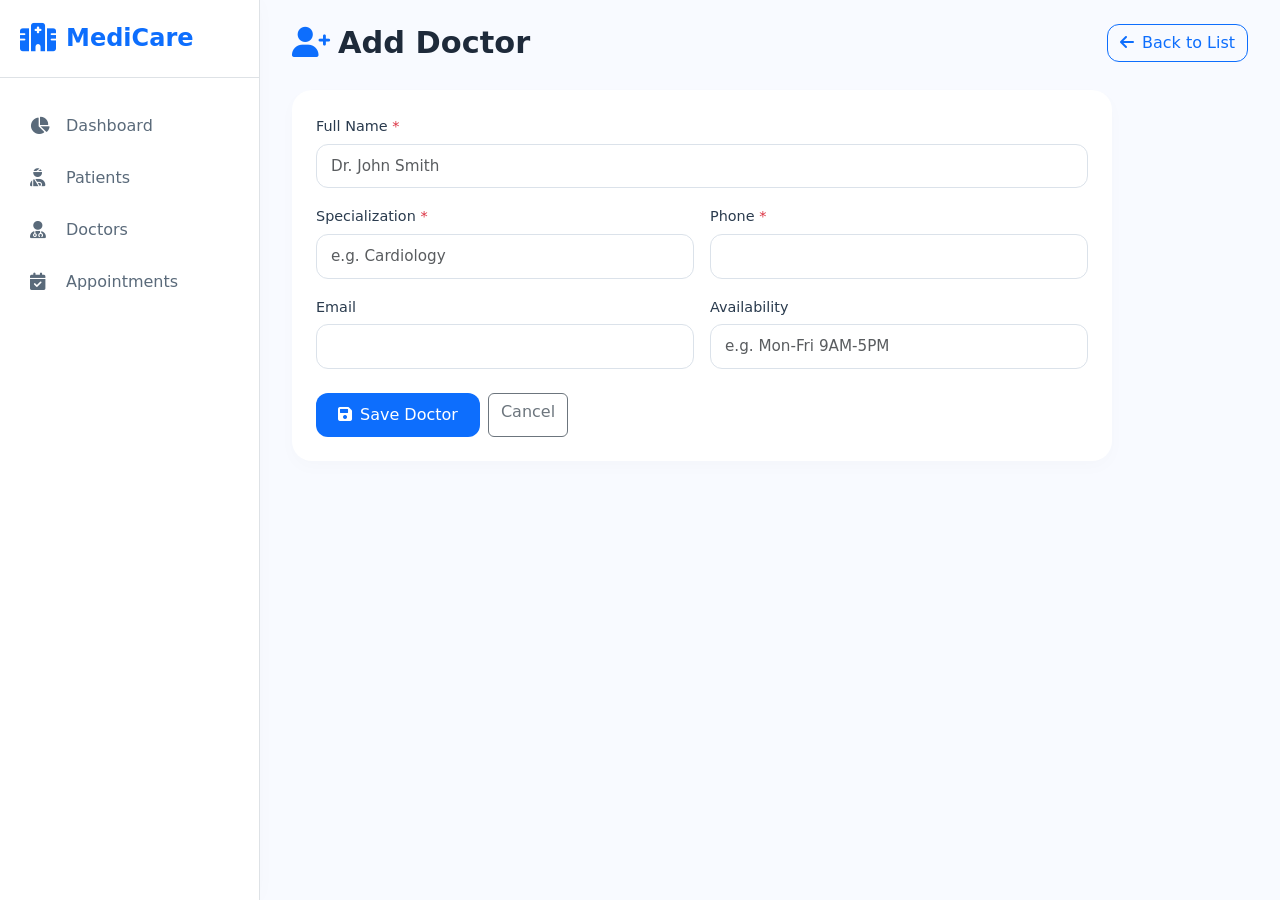
<file: doctor-module/add.html>
<!DOCTYPE html>
<html lang="en">
<head>
    <meta charset="UTF-8">
    <meta name="viewport" content="width=device-width, initial-scale=1.0">
    <title>Add Doctor · MediCare HMS</title>
    <link href="https://cdn.jsdelivr.net/npm/bootstrap@5.3.2/dist/css/bootstrap.min.css" rel="stylesheet">
    <link rel="stylesheet" href="https://cdnjs.cloudflare.com/ajax/libs/font-awesome/6.0.0-beta3/css/all.min.css">
    <link rel="stylesheet" href="../assets/css/style.css">
</head>
<body>

    <nav class="sidebar" id="sidebar">
        <div class="sidebar-header">
            <h3><i class="fas fa-hospital-alt"></i> MediCare</h3>
        </div>
        <ul class="nav-menu">
            <li class="nav-item"><a class="nav-link" href="../index.html"><i class="fas fa-chart-pie"></i> Dashboard</a></li>
            <li class="nav-item"><a class="nav-link" href="../patient-module/index.html"><i class="fas fa-user-injured"></i> Patients</a></li>
            <li class="nav-item"><a class="nav-link active" href="index.html"><i class="fas fa-user-md"></i> Doctors</a></li>
            <li class="nav-item"><a class="nav-link" href="../appointment-module/index.html"><i class="fas fa-calendar-check"></i> Appointments</a></li>
        </ul>
    </nav>

    <main class="main-content">
        <button class="menu-toggle" id="menuToggle"><i class="fas fa-bars"></i></button>

        <div class="page-header">
            <h1><i class="fas fa-user-plus me-2" style="color: var(--primary-blue);"></i>Add Doctor</h1>
            <a href="index.html" class="btn btn-outline-primary"><i class="fas fa-arrow-left me-2"></i>Back to List</a>
        </div>

        <div id="alertContainer"></div>

        <div class="card" style="max-width: 820px;">
            <div class="card-body p-4">
                <form id="doctorForm" novalidate>
                    <div class="row g-3">
                        <div class="col-12">
                            <label class="form-label">Full Name <span class="text-danger">*</span></label>
                            <input type="text" class="form-control" id="name" required minlength="2" placeholder="Dr. John Smith">
                            <div class="invalid-feedback">Please enter the doctor's full name.</div>
                        </div>
                        <div class="col-md-6">
                            <label class="form-label">Specialization <span class="text-danger">*</span></label>
                            <input type="text" class="form-control" id="specialization" required placeholder="e.g. Cardiology">
                            <div class="invalid-feedback">Please enter a specialization.</div>
                        </div>
                        <div class="col-md-6">
                            <label class="form-label">Phone <span class="text-danger">*</span></label>
                            <input type="tel" class="form-control" id="phone" required pattern="[0-9+\-\s()]{7,20}">
                            <div class="invalid-feedback">Enter a valid phone number.</div>
                        </div>
                        <div class="col-md-6">
                            <label class="form-label">Email</label>
                            <input type="email" class="form-control" id="email">
                            <div class="invalid-feedback">Enter a valid email.</div>
                        </div>
                        <div class="col-md-6">
                            <label class="form-label">Availability</label>
                            <input type="text" class="form-control" id="availability" placeholder="e.g. Mon-Fri 9AM-5PM">
                        </div>
                    </div>

                    <div class="d-flex gap-2 mt-4">
                        <button type="submit" class="btn btn-primary"><i class="fas fa-save me-2"></i>Save Doctor</button>
                        <a href="index.html" class="btn btn-outline-secondary">Cancel</a>
                    </div>
                </form>
            </div>
        </div>
    </main>

    <script src="https://cdn.jsdelivr.net/npm/bootstrap@5.3.2/dist/js/bootstrap.bundle.min.js"></script>
    <script src="../assets/js/data.js"></script>
    <script src="../assets/js/utils.js"></script>
    <script>
        const form = document.getElementById('doctorForm');

        form.addEventListener('submit', e => {
            e.preventDefault();
            if (!form.checkValidity()) {
                form.classList.add('was-validated');
                return;
            }
            const doctor = {
                name: document.getElementById('name').value.trim(),
                specialization: document.getElementById('specialization').value.trim(),
                phone: document.getElementById('phone').value.trim(),
                email: document.getElementById('email').value.trim(),
                availability: document.getElementById('availability').value.trim()
            };
            const saved = addDoctor(doctor);
            showAlert('alertContainer', `Doctor ${saved.name} added (ID: ${saved.id}). Redirecting...`, 'success');
            form.classList.remove('was-validated');
            form.reset();
            setTimeout(() => window.location.href = 'index.html', 1200);
        });
    </script>
</body>
</html>
</file>
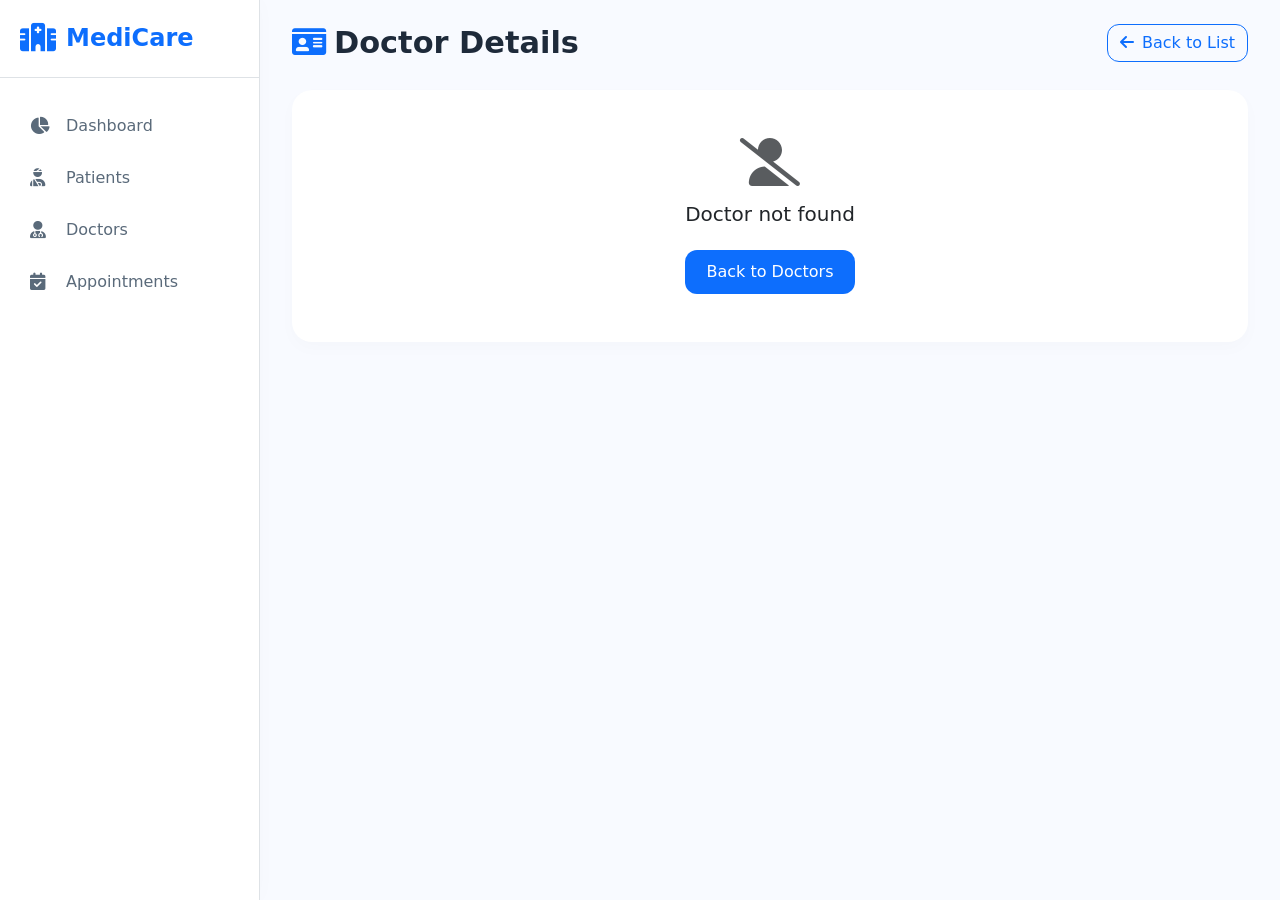
<file: doctor-module/details.html>
<!DOCTYPE html>
<html lang="en">
<head>
    <meta charset="UTF-8">
    <meta name="viewport" content="width=device-width, initial-scale=1.0">
    <title>Doctor Details · MediCare HMS</title>
    <link href="https://cdn.jsdelivr.net/npm/bootstrap@5.3.2/dist/css/bootstrap.min.css" rel="stylesheet">
    <link rel="stylesheet" href="https://cdnjs.cloudflare.com/ajax/libs/font-awesome/6.0.0-beta3/css/all.min.css">
    <link rel="stylesheet" href="../assets/css/style.css">
</head>
<body>

    <nav class="sidebar" id="sidebar">
        <div class="sidebar-header">
            <h3><i class="fas fa-hospital-alt"></i> MediCare</h3>
        </div>
        <ul class="nav-menu">
            <li class="nav-item"><a class="nav-link" href="../index.html"><i class="fas fa-chart-pie"></i> Dashboard</a></li>
            <li class="nav-item"><a class="nav-link" href="../patient-module/index.html"><i class="fas fa-user-injured"></i> Patients</a></li>
            <li class="nav-item"><a class="nav-link active" href="index.html"><i class="fas fa-user-md"></i> Doctors</a></li>
            <li class="nav-item"><a class="nav-link" href="../appointment-module/index.html"><i class="fas fa-calendar-check"></i> Appointments</a></li>
        </ul>
    </nav>

    <main class="main-content">
        <button class="menu-toggle" id="menuToggle"><i class="fas fa-bars"></i></button>

        <div class="page-header">
            <h1><i class="fas fa-id-card me-2" style="color: var(--primary-blue);"></i>Doctor Details</h1>
            <a href="index.html" class="btn btn-outline-primary"><i class="fas fa-arrow-left me-2"></i>Back to List</a>
        </div>

        <div id="alertContainer"></div>
        <div id="notFound" class="card p-5 text-center" style="display:none;">
            <i class="fas fa-user-slash fa-3x text-muted mb-3"></i>
            <h5>Doctor not found</h5>
            <a href="index.html" class="btn btn-primary mt-3">Back to Doctors</a>
        </div>

        <div class="card" id="detailsCard" style="display:none; max-width: 860px;">
            <div class="card-header">
                <span><i class="fas fa-user-md me-2" style="color: var(--primary-blue);"></i><span id="headerTitle">Doctor Info</span></span>
                <span class="badge-status badge-scheduled" id="doctorIdBadge"></span>
            </div>
            <div class="card-body p-4">
                <form id="doctorForm" novalidate>
                    <div class="row g-3">
                        <div class="col-12">
                            <label class="form-label">Full Name <span class="text-danger">*</span></label>
                            <input type="text" class="form-control" id="name" required minlength="2">
                            <div class="invalid-feedback">Please enter the doctor's full name.</div>
                        </div>
                        <div class="col-md-6">
                            <label class="form-label">Specialization <span class="text-danger">*</span></label>
                            <input type="text" class="form-control" id="specialization" required>
                            <div class="invalid-feedback">Please enter a specialization.</div>
                        </div>
                        <div class="col-md-6">
                            <label class="form-label">Phone <span class="text-danger">*</span></label>
                            <input type="tel" class="form-control" id="phone" required pattern="[0-9+\-\s()]{7,20}">
                            <div class="invalid-feedback">Enter a valid phone number.</div>
                        </div>
                        <div class="col-md-6">
                            <label class="form-label">Email</label>
                            <input type="email" class="form-control" id="email">
                            <div class="invalid-feedback">Enter a valid email.</div>
                        </div>
                        <div class="col-md-6">
                            <label class="form-label">Availability</label>
                            <input type="text" class="form-control" id="availability">
                        </div>
                    </div>

                    <div class="d-flex gap-2 mt-4">
                        <button type="submit" class="btn btn-primary"><i class="fas fa-save me-2"></i>Update Doctor</button>
                        <button type="button" class="btn btn-outline-danger" onclick="removeCurrent()">
                            <i class="fas fa-trash me-2"></i>Delete
                        </button>
                        <a href="index.html" class="btn btn-outline-secondary ms-auto">Cancel</a>
                    </div>
                </form>

                <hr class="my-4">
                <h6 class="mb-3"><i class="fas fa-calendar-check me-2" style="color: var(--primary-blue);"></i>Upcoming Appointments</h6>
                <div id="apptList" class="list-group"></div>
            </div>
        </div>
    </main>

    <script src="https://cdn.jsdelivr.net/npm/bootstrap@5.3.2/dist/js/bootstrap.bundle.min.js"></script>
    <script src="../assets/js/data.js"></script>
    <script src="../assets/js/utils.js"></script>
    <script>
        const params = new URLSearchParams(window.location.search);
        const id = params.get('id');
        let current = id ? getDoctorById(id) : null;

        if (!current) {
            document.getElementById('notFound').style.display = 'block';
        } else {
            document.getElementById('detailsCard').style.display = 'block';
            document.getElementById('headerTitle').innerText = current.name;
            document.getElementById('doctorIdBadge').innerText = current.id;
            ['name', 'specialization', 'phone', 'email', 'availability'].forEach(f => {
                const el = document.getElementById(f);
                if (el) el.value = current[f] || '';
            });
            renderAppointments();
        }

        function renderAppointments() {
            const appts = getAppointments().filter(a => a.doctorId === id);
            const list = document.getElementById('apptList');
            list.innerHTML = '';
            if (appts.length === 0) {
                list.innerHTML = '<div class="text-muted small p-3">No appointments for this doctor.</div>';
                return;
            }
            appts.forEach(a => {
                const patient = getPatientById(a.patientId);
                const div = document.createElement('div');
                div.className = 'list-group-item d-flex justify-content-between align-items-center';
                div.innerHTML = `
                    <div>
                        <strong>${escapeHtml(patient ? patient.name : 'N/A')}</strong><br>
                        <small class="text-muted">${formatDate(a.date)} · ${formatTime(a.time)}</small>
                    </div>
                    <span class="badge-status badge-${a.status.toLowerCase()}">${a.status}</span>
                `;
                list.appendChild(div);
            });
        }

        document.getElementById('doctorForm').addEventListener('submit', e => {
            e.preventDefault();
            const form = e.target;
            if (!form.checkValidity()) {
                form.classList.add('was-validated');
                return;
            }
            updateDoctor(id, {
                name: document.getElementById('name').value.trim(),
                specialization: document.getElementById('specialization').value.trim(),
                phone: document.getElementById('phone').value.trim(),
                email: document.getElementById('email').value.trim(),
                availability: document.getElementById('availability').value.trim()
            });
            showAlert('alertContainer', 'Doctor updated successfully.', 'success');
            form.classList.remove('was-validated');
        });

        function removeCurrent() {
            if (!confirm('Delete this doctor and all related appointments?')) return;
            deleteDoctor(id);
            window.location.href = 'index.html';
        }
    </script>
</body>
</html>
</file>
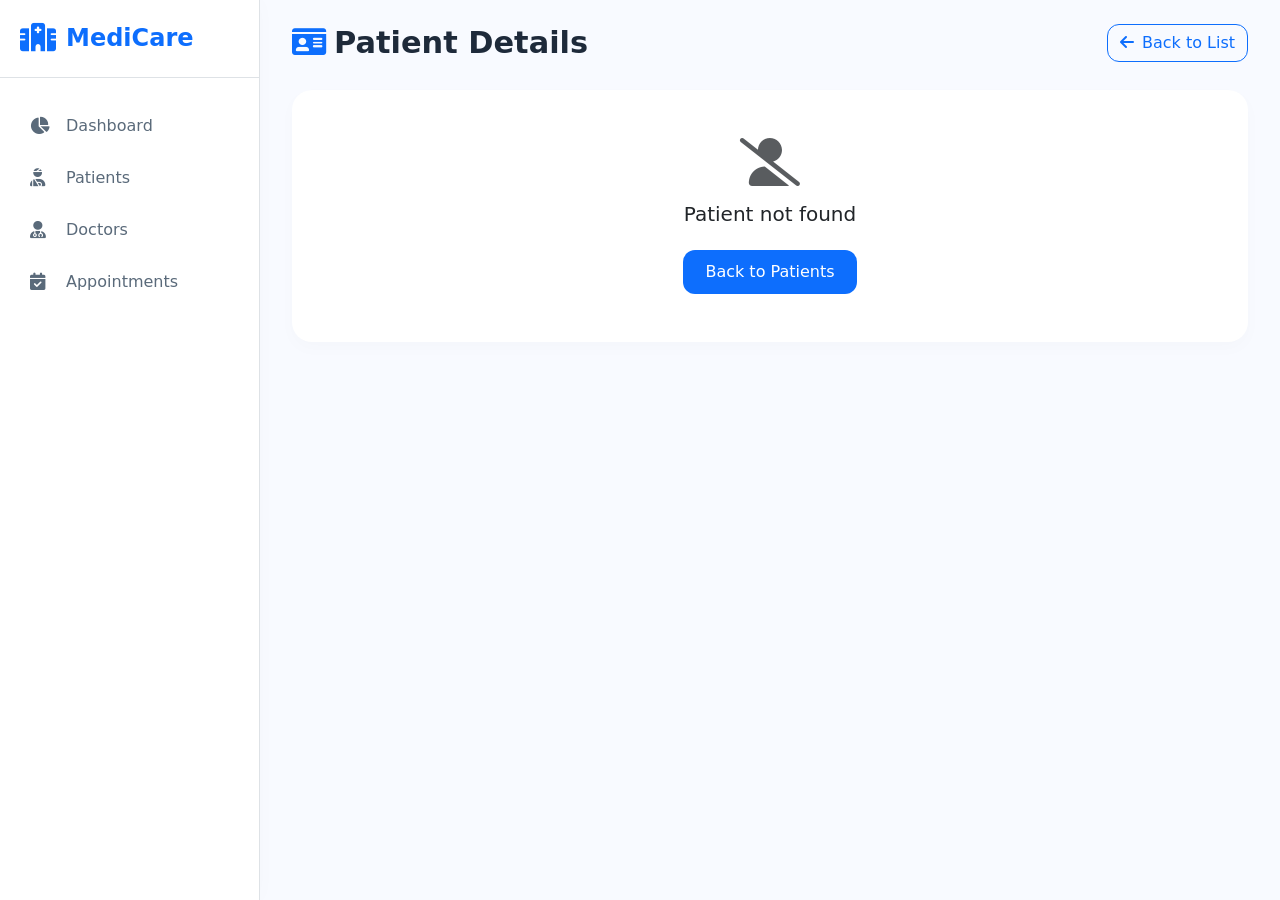
<file: patient-module/details.html>
<!DOCTYPE html>
<html lang="en">
<head>
    <meta charset="UTF-8">
    <meta name="viewport" content="width=device-width, initial-scale=1.0">
    <title>Patient Details · MediCare HMS</title>
    <link href="https://cdn.jsdelivr.net/npm/bootstrap@5.3.2/dist/css/bootstrap.min.css" rel="stylesheet">
    <link rel="stylesheet" href="https://cdnjs.cloudflare.com/ajax/libs/font-awesome/6.0.0-beta3/css/all.min.css">
    <link rel="stylesheet" href="../assets/css/style.css">
</head>
<body>

    <nav class="sidebar" id="sidebar">
        <div class="sidebar-header">
            <h3><i class="fas fa-hospital-alt"></i> MediCare</h3>
        </div>
        <ul class="nav-menu">
            <li class="nav-item"><a class="nav-link" href="../index.html"><i class="fas fa-chart-pie"></i> Dashboard</a></li>
            <li class="nav-item"><a class="nav-link active" href="index.html"><i class="fas fa-user-injured"></i> Patients</a></li>
            <li class="nav-item"><a class="nav-link" href="../doctor-module/index.html"><i class="fas fa-user-md"></i> Doctors</a></li>
            <li class="nav-item"><a class="nav-link" href="../appointment-module/index.html"><i class="fas fa-calendar-check"></i> Appointments</a></li>
        </ul>
    </nav>

    <main class="main-content">
        <button class="menu-toggle" id="menuToggle"><i class="fas fa-bars"></i></button>

        <div class="page-header">
            <h1><i class="fas fa-id-card me-2" style="color: var(--primary-blue);"></i>Patient Details</h1>
            <a href="index.html" class="btn btn-outline-primary"><i class="fas fa-arrow-left me-2"></i>Back to List</a>
        </div>

        <div id="alertContainer"></div>
        <div id="notFound" class="card p-5 text-center" style="display:none;">
            <i class="fas fa-user-slash fa-3x text-muted mb-3"></i>
            <h5>Patient not found</h5>
            <a href="index.html" class="btn btn-primary mt-3">Back to Patients</a>
        </div>

        <div class="card" id="detailsCard" style="display:none; max-width: 860px;">
            <div class="card-header">
                <span><i class="fas fa-user me-2" style="color: var(--primary-blue);"></i><span id="headerTitle">Patient Info</span></span>
                <span class="badge-status badge-scheduled" id="patientIdBadge"></span>
            </div>
            <div class="card-body p-4">
                <form id="patientForm" novalidate>
                    <div class="row g-3">
                        <div class="col-12">
                            <label class="form-label">Full Name <span class="text-danger">*</span></label>
                            <input type="text" class="form-control" id="name" required minlength="2">
                            <div class="invalid-feedback">Please enter the patient's full name.</div>
                        </div>
                        <div class="col-md-4">
                            <label class="form-label">Age <span class="text-danger">*</span></label>
                            <input type="number" class="form-control" id="age" min="0" max="150" required>
                            <div class="invalid-feedback">Enter a valid age.</div>
                        </div>
                        <div class="col-md-4">
                            <label class="form-label">Gender <span class="text-danger">*</span></label>
                            <select class="form-select" id="gender" required>
                                <option value="">Select gender</option>
                                <option>Male</option>
                                <option>Female</option>
                                <option>Other</option>
                            </select>
                            <div class="invalid-feedback">Please select a gender.</div>
                        </div>
                        <div class="col-md-4">
                            <label class="form-label">Phone <span class="text-danger">*</span></label>
                            <input type="tel" class="form-control" id="phone" required pattern="[0-9+\-\s()]{7,20}">
                            <div class="invalid-feedback">Enter a valid phone number.</div>
                        </div>
                        <div class="col-md-6">
                            <label class="form-label">Email</label>
                            <input type="email" class="form-control" id="email">
                            <div class="invalid-feedback">Enter a valid email.</div>
                        </div>
                        <div class="col-md-6">
                            <label class="form-label">Address</label>
                            <input type="text" class="form-control" id="address">
                        </div>
                    </div>

                    <div class="d-flex gap-2 mt-4">
                        <button type="submit" class="btn btn-primary"><i class="fas fa-save me-2"></i>Update Patient</button>
                        <button type="button" class="btn btn-outline-danger" onclick="removeCurrent()">
                            <i class="fas fa-trash me-2"></i>Delete
                        </button>
                        <a href="index.html" class="btn btn-outline-secondary ms-auto">Cancel</a>
                    </div>
                </form>

                <!-- Related Appointments -->
                <hr class="my-4">
                <h6 class="mb-3"><i class="fas fa-calendar-check me-2" style="color: var(--primary-blue);"></i>Appointment History</h6>
                <div id="apptList" class="list-group"></div>
            </div>
        </div>
    </main>

    <script src="https://cdn.jsdelivr.net/npm/bootstrap@5.3.2/dist/js/bootstrap.bundle.min.js"></script>
    <script src="../assets/js/data.js"></script>
    <script src="../assets/js/utils.js"></script>
    <script>
        const params = new URLSearchParams(window.location.search);
        const id = params.get('id');
        let current = id ? getPatientById(id) : null;

        if (!current) {
            document.getElementById('notFound').style.display = 'block';
        } else {
            document.getElementById('detailsCard').style.display = 'block';
            document.getElementById('headerTitle').innerText = current.name;
            document.getElementById('patientIdBadge').innerText = current.id;
            ['name', 'age', 'gender', 'phone', 'email', 'address'].forEach(f => {
                const el = document.getElementById(f);
                if (el) el.value = current[f] || '';
            });
            renderAppointments();
        }

        function renderAppointments() {
            const appts = getAppointments().filter(a => a.patientId === id);
            const list = document.getElementById('apptList');
            list.innerHTML = '';
            if (appts.length === 0) {
                list.innerHTML = '<div class="text-muted small p-3">No appointments for this patient.</div>';
                return;
            }
            appts.forEach(a => {
                const doctor = getDoctorById(a.doctorId);
                const div = document.createElement('div');
                div.className = 'list-group-item d-flex justify-content-between align-items-center';
                div.innerHTML = `
                    <div>
                        <strong>${escapeHtml(doctor ? doctor.name : 'N/A')}</strong><br>
                        <small class="text-muted">${formatDate(a.date)} · ${formatTime(a.time)}</small>
                    </div>
                    <span class="badge-status badge-${a.status.toLowerCase()}">${a.status}</span>
                `;
                list.appendChild(div);
            });
        }

        document.getElementById('patientForm').addEventListener('submit', e => {
            e.preventDefault();
            const form = e.target;
            if (!form.checkValidity()) {
                form.classList.add('was-validated');
                return;
            }
            updatePatient(id, {
                name: document.getElementById('name').value.trim(),
                age: parseInt(document.getElementById('age').value, 10),
                gender: document.getElementById('gender').value,
                phone: document.getElementById('phone').value.trim(),
                email: document.getElementById('email').value.trim(),
                address: document.getElementById('address').value.trim()
            });
            showAlert('alertContainer', 'Patient updated successfully.', 'success');
            form.classList.remove('was-validated');
        });

        function removeCurrent() {
            if (!confirm('Delete this patient and all related appointments?')) return;
            deletePatient(id);
            window.location.href = 'index.html';
        }
    </script>
</body>
</html>
</file>
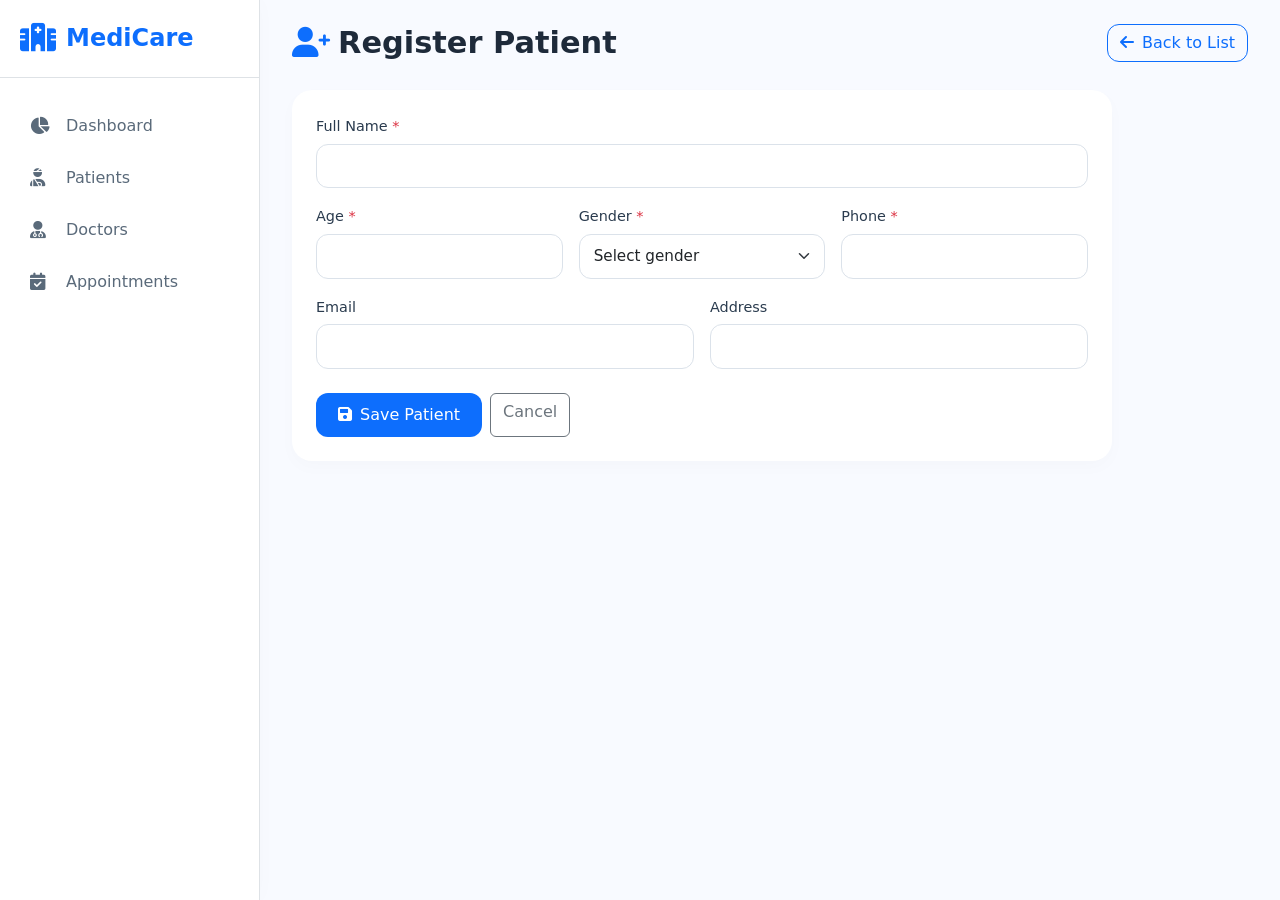
<file: patient-module/register.html>
<!DOCTYPE html>
<html lang="en">
<head>
    <meta charset="UTF-8">
    <meta name="viewport" content="width=device-width, initial-scale=1.0">
    <title>Register Patient · MediCare HMS</title>
    <link href="https://cdn.jsdelivr.net/npm/bootstrap@5.3.2/dist/css/bootstrap.min.css" rel="stylesheet">
    <link rel="stylesheet" href="https://cdnjs.cloudflare.com/ajax/libs/font-awesome/6.0.0-beta3/css/all.min.css">
    <link rel="stylesheet" href="../assets/css/style.css">
</head>
<body>

    <nav class="sidebar" id="sidebar">
        <div class="sidebar-header">
            <h3><i class="fas fa-hospital-alt"></i> MediCare</h3>
        </div>
        <ul class="nav-menu">
            <li class="nav-item"><a class="nav-link" href="../index.html"><i class="fas fa-chart-pie"></i> Dashboard</a></li>
            <li class="nav-item"><a class="nav-link active" href="index.html"><i class="fas fa-user-injured"></i> Patients</a></li>
            <li class="nav-item"><a class="nav-link" href="../doctor-module/index.html"><i class="fas fa-user-md"></i> Doctors</a></li>
            <li class="nav-item"><a class="nav-link" href="../appointment-module/index.html"><i class="fas fa-calendar-check"></i> Appointments</a></li>
        </ul>
    </nav>

    <main class="main-content">
        <button class="menu-toggle" id="menuToggle"><i class="fas fa-bars"></i></button>

        <div class="page-header">
            <h1><i class="fas fa-user-plus me-2" style="color: var(--primary-blue);"></i>Register Patient</h1>
            <a href="index.html" class="btn btn-outline-primary"><i class="fas fa-arrow-left me-2"></i>Back to List</a>
        </div>

        <div id="alertContainer"></div>

        <div class="card" style="max-width: 820px;">
            <div class="card-body p-4">
                <form id="patientForm" novalidate>
                    <div class="row g-3">
                        <div class="col-12">
                            <label class="form-label">Full Name <span class="text-danger">*</span></label>
                            <input type="text" class="form-control" id="name" required minlength="2">
                            <div class="invalid-feedback">Please enter the patient's full name.</div>
                        </div>
                        <div class="col-md-4">
                            <label class="form-label">Age <span class="text-danger">*</span></label>
                            <input type="number" class="form-control" id="age" min="0" max="150" required>
                            <div class="invalid-feedback">Enter a valid age.</div>
                        </div>
                        <div class="col-md-4">
                            <label class="form-label">Gender <span class="text-danger">*</span></label>
                            <select class="form-select" id="gender" required>
                                <option value="">Select gender</option>
                                <option>Male</option>
                                <option>Female</option>
                                <option>Other</option>
                            </select>
                            <div class="invalid-feedback">Please select a gender.</div>
                        </div>
                        <div class="col-md-4">
                            <label class="form-label">Phone <span class="text-danger">*</span></label>
                            <input type="tel" class="form-control" id="phone" required pattern="[0-9+\-\s()]{7,20}">
                            <div class="invalid-feedback">Enter a valid phone number (7–20 digits).</div>
                        </div>
                        <div class="col-md-6">
                            <label class="form-label">Email</label>
                            <input type="email" class="form-control" id="email">
                            <div class="invalid-feedback">Enter a valid email address.</div>
                        </div>
                        <div class="col-md-6">
                            <label class="form-label">Address</label>
                            <input type="text" class="form-control" id="address">
                        </div>
                    </div>

                    <div class="d-flex gap-2 mt-4">
                        <button type="submit" class="btn btn-primary"><i class="fas fa-save me-2"></i>Save Patient</button>
                        <a href="index.html" class="btn btn-outline-secondary">Cancel</a>
                    </div>
                </form>
            </div>
        </div>
    </main>

    <script src="https://cdn.jsdelivr.net/npm/bootstrap@5.3.2/dist/js/bootstrap.bundle.min.js"></script>
    <script src="../assets/js/data.js"></script>
    <script src="../assets/js/utils.js"></script>
    <script>
        const form = document.getElementById('patientForm');

        form.addEventListener('submit', e => {
            e.preventDefault();
            e.stopPropagation();

            if (!form.checkValidity()) {
                form.classList.add('was-validated');
                return;
            }

            const patient = {
                name: document.getElementById('name').value.trim(),
                age: parseInt(document.getElementById('age').value, 10),
                gender: document.getElementById('gender').value,
                phone: document.getElementById('phone').value.trim(),
                email: document.getElementById('email').value.trim(),
                address: document.getElementById('address').value.trim()
            };

            const saved = addPatient(patient);
            showAlert('alertContainer', `Patient ${saved.name} registered (ID: ${saved.id}). Redirecting...`, 'success');

            form.classList.remove('was-validated');
            form.reset();

            setTimeout(() => window.location.href = 'index.html', 1200);
        });
    </script>
</body>
</html>
</file>
<file: assets/css/style.css>
/* ========== GLOBAL & HEALTHCARE BLUE/WHITE THEME ========== */
:root {
    --primary-blue: #0d6efd;
    --soft-blue: #e7f1ff;
    --light-bg: #f8faff;
    --white: #ffffff;
    --dark-text: #1e2a3a;
    --gray-border: #dee2e6;
    --sidebar-width: 260px;
}

* { margin: 0; padding: 0; box-sizing: border-box; }

body {
    font-family: 'Segoe UI', Roboto, system-ui, sans-serif;
    background-color: var(--light-bg);
    color: var(--dark-text);
    overflow-x: hidden;
}

/* ========== SIDEBAR ========== */
.sidebar {
    width: var(--sidebar-width);
    background: var(--white);
    border-right: 1px solid var(--gray-border);
    height: 100vh;
    position: fixed;
    top: 0; left: 0;
    z-index: 1000;
    transition: all 0.3s;
    box-shadow: 0 0 20px rgba(0,0,0,0.02);
    overflow-y: auto;
}

.sidebar-header {
    padding: 24px 20px;
    border-bottom: 1px solid var(--gray-border);
}

.sidebar-header h3 {
    color: var(--primary-blue);
    font-weight: 700;
    font-size: 1.5rem;
    margin: 0;
    display: flex;
    align-items: center;
    gap: 10px;
}

.sidebar-header h3 i { font-size: 1.8rem; }

.nav-menu { list-style: none; padding: 20px 0; }
.nav-item { margin: 4px 12px; }

.nav-link {
    display: flex;
    align-items: center;
    gap: 14px;
    padding: 12px 18px;
    color: #5a6a7a;
    text-decoration: none;
    border-radius: 12px;
    font-weight: 500;
    transition: all 0.2s;
}

.nav-link i { width: 22px; font-size: 1.1rem; }

.nav-link:hover, .nav-link.active {
    background-color: var(--soft-blue);
    color: var(--primary-blue);
}

.nav-link.active {
    font-weight: 600;
    background-color: var(--primary-blue);
    color: white;
}

/* ========== MAIN CONTENT ========== */
.main-content {
    margin-left: var(--sidebar-width);
    padding: 24px 32px;
    min-height: 100vh;
    transition: all 0.3s;
}

.page-header {
    display: flex;
    justify-content: space-between;
    align-items: center;
    margin-bottom: 28px;
    flex-wrap: wrap;
    gap: 12px;
}

.page-header h1 {
    font-size: 1.9rem;
    font-weight: 600;
    color: var(--dark-text);
    margin: 0;
}

/* ========== STAT CARDS ========== */
.stat-card {
    background: var(--white);
    border-radius: 20px;
    padding: 22px 20px;
    border: none;
    box-shadow: 0 6px 16px rgba(0,0,0,0.02);
    transition: transform 0.2s, box-shadow 0.2s;
    height: 100%;
    border-left: 5px solid var(--primary-blue);
}

.stat-card:hover {
    transform: translateY(-3px);
    box-shadow: 0 12px 24px rgba(13, 110, 253, 0.1);
}

.stat-card .icon-circle {
    width: 52px; height: 52px;
    background: var(--soft-blue);
    border-radius: 16px;
    display: flex;
    align-items: center;
    justify-content: center;
    color: var(--primary-blue);
    font-size: 1.7rem;
}

.stat-card h6 {
    font-size: 0.9rem;
    text-transform: uppercase;
    letter-spacing: 0.5px;
    color: #6c7a8a;
    font-weight: 600;
    margin-bottom: 6px;
}

.stat-card h3 { font-size: 2.2rem; font-weight: 700; margin: 0; }

/* ========== CARDS / TABLES / FORMS ========== */
.card {
    background: var(--white);
    border-radius: 20px;
    border: none;
    box-shadow: 0 6px 18px rgba(0,0,0,0.02);
    margin-bottom: 28px;
}

.card-header {
    background: transparent;
    border-bottom: 1px solid var(--gray-border);
    padding: 18px 22px;
    font-weight: 600;
    font-size: 1.2rem;
    display: flex;
    justify-content: space-between;
    align-items: center;
    flex-wrap: wrap;
    gap: 12px;
}

.table > :not(caption) > * > * { padding: 14px 16px; vertical-align: middle; }

.table thead th {
    background: #f2f6fc;
    font-weight: 600;
    color: #2d4054;
    font-size: 0.85rem;
    text-transform: uppercase;
    letter-spacing: 0.4px;
    border-bottom: none;
}

.table tbody tr:hover { background-color: #f9fcff; }

.btn-primary {
    background: var(--primary-blue);
    border: none;
    border-radius: 12px;
    padding: 10px 22px;
    font-weight: 500;
    transition: all 0.2s;
}
.btn-primary:hover { background: #0b5ed7; box-shadow: 0 6px 14px rgba(13, 110, 253, 0.3); }

.btn-outline-primary {
    border-radius: 12px;
    border: 1px solid var(--primary-blue);
    color: var(--primary-blue);
    background: transparent;
}
.btn-outline-primary:hover { background: var(--soft-blue); }

.btn-sm { border-radius: 10px; padding: 5px 12px; font-size: 0.85rem; }

.search-box {
    display: flex;
    align-items: center;
    background: var(--white);
    border: 1px solid var(--gray-border);
    border-radius: 14px;
    padding: 6px 16px;
    max-width: 320px;
    width: 100%;
}
.search-box i { color: #8f9eb0; margin-right: 8px; }
.search-box input {
    border: none; outline: none; width: 100%;
    padding: 6px 0; background: transparent; font-size: 0.95rem;
}

/* ========== MODAL ========== */
.modal-content { border-radius: 24px; border: none; padding: 8px; }
.modal-header { border-bottom: 1px solid var(--gray-border); padding: 18px 24px; }
.modal-title { font-weight: 600; color: var(--dark-text); }
.modal-body { padding: 20px 24px; }
.modal-footer { border-top: 1px solid var(--gray-border); padding: 16px 24px; }

.form-label { font-weight: 500; color: #2a3b4e; font-size: 0.9rem; margin-bottom: 6px; }
.form-control, .form-select {
    border-radius: 12px;
    border: 1px solid #dbe2ea;
    padding: 10px 14px;
    font-size: 0.95rem;
}
.form-control:focus, .form-select:focus {
    border-color: var(--primary-blue);
    box-shadow: 0 0 0 3px rgba(13, 110, 253, 0.15);
}

/* ========== BAR CHART ========== */
.bar-chart {
    display: flex;
    align-items: flex-end;
    gap: 18px;
    height: 160px;
    padding: 8px 8px 0 8px;
}
.bar-item {
    flex: 1;
    display: flex;
    flex-direction: column;
    align-items: center;
    gap: 8px;
}
.bar {
    width: 100%;
    background: linear-gradient(180deg, #0d6efd, #6ea8fe);
    border-radius: 8px 8px 4px 4px;
    transition: height 0.3s;
    min-height: 4px;
}
.bar-label { font-size: 0.75rem; color: #5a6a7a; font-weight: 500; text-align: center; }

/* ========== QUICK LINKS ========== */
.quick-link {
    transition: transform 0.2s, box-shadow 0.2s;
    border-radius: 20px;
    color: var(--dark-text);
}
.quick-link:hover {
    transform: translateY(-4px);
    box-shadow: 0 12px 24px rgba(13, 110, 253, 0.12);
    color: var(--primary-blue);
}

/* ========== STATUS BADGES ========== */
.badge-status {
    padding: 6px 12px;
    border-radius: 20px;
    font-weight: 500;
    font-size: 0.78rem;
}
.badge-scheduled { background: #e7f1ff; color: #0d6efd; }
.badge-completed { background: #d1e7dd; color: #0a3622; }
.badge-cancelled { background: #f8d7da; color: #842029; }

/* ========== RESPONSIVE ========== */
.menu-toggle {
    display: none;
    background: transparent;
    border: none;
    font-size: 1.8rem;
    color: var(--primary-blue);
    cursor: pointer;
    margin-bottom: 12px;
}

@media (max-width: 992px) {
    .sidebar { transform: translateX(-100%); }
    .sidebar.show { transform: translateX(0); }
    .main-content { margin-left: 0; }
    .menu-toggle { display: block; }
}

@media (max-width: 576px) {
    .main-content { padding: 16px; }
    .page-header h1 { font-size: 1.5rem; }
    .stat-card h3 { font-size: 1.8rem; }
}

/* ========== EMPTY STATE ========== */
.empty-state {
    text-align: center;
    padding: 60px 20px;
    color: #8f9eb0;
}
.empty-state i {
    font-size: 3rem;
    color: #cfd8e3;
    margin-bottom: 12px;
    display: block;
}
</file>
